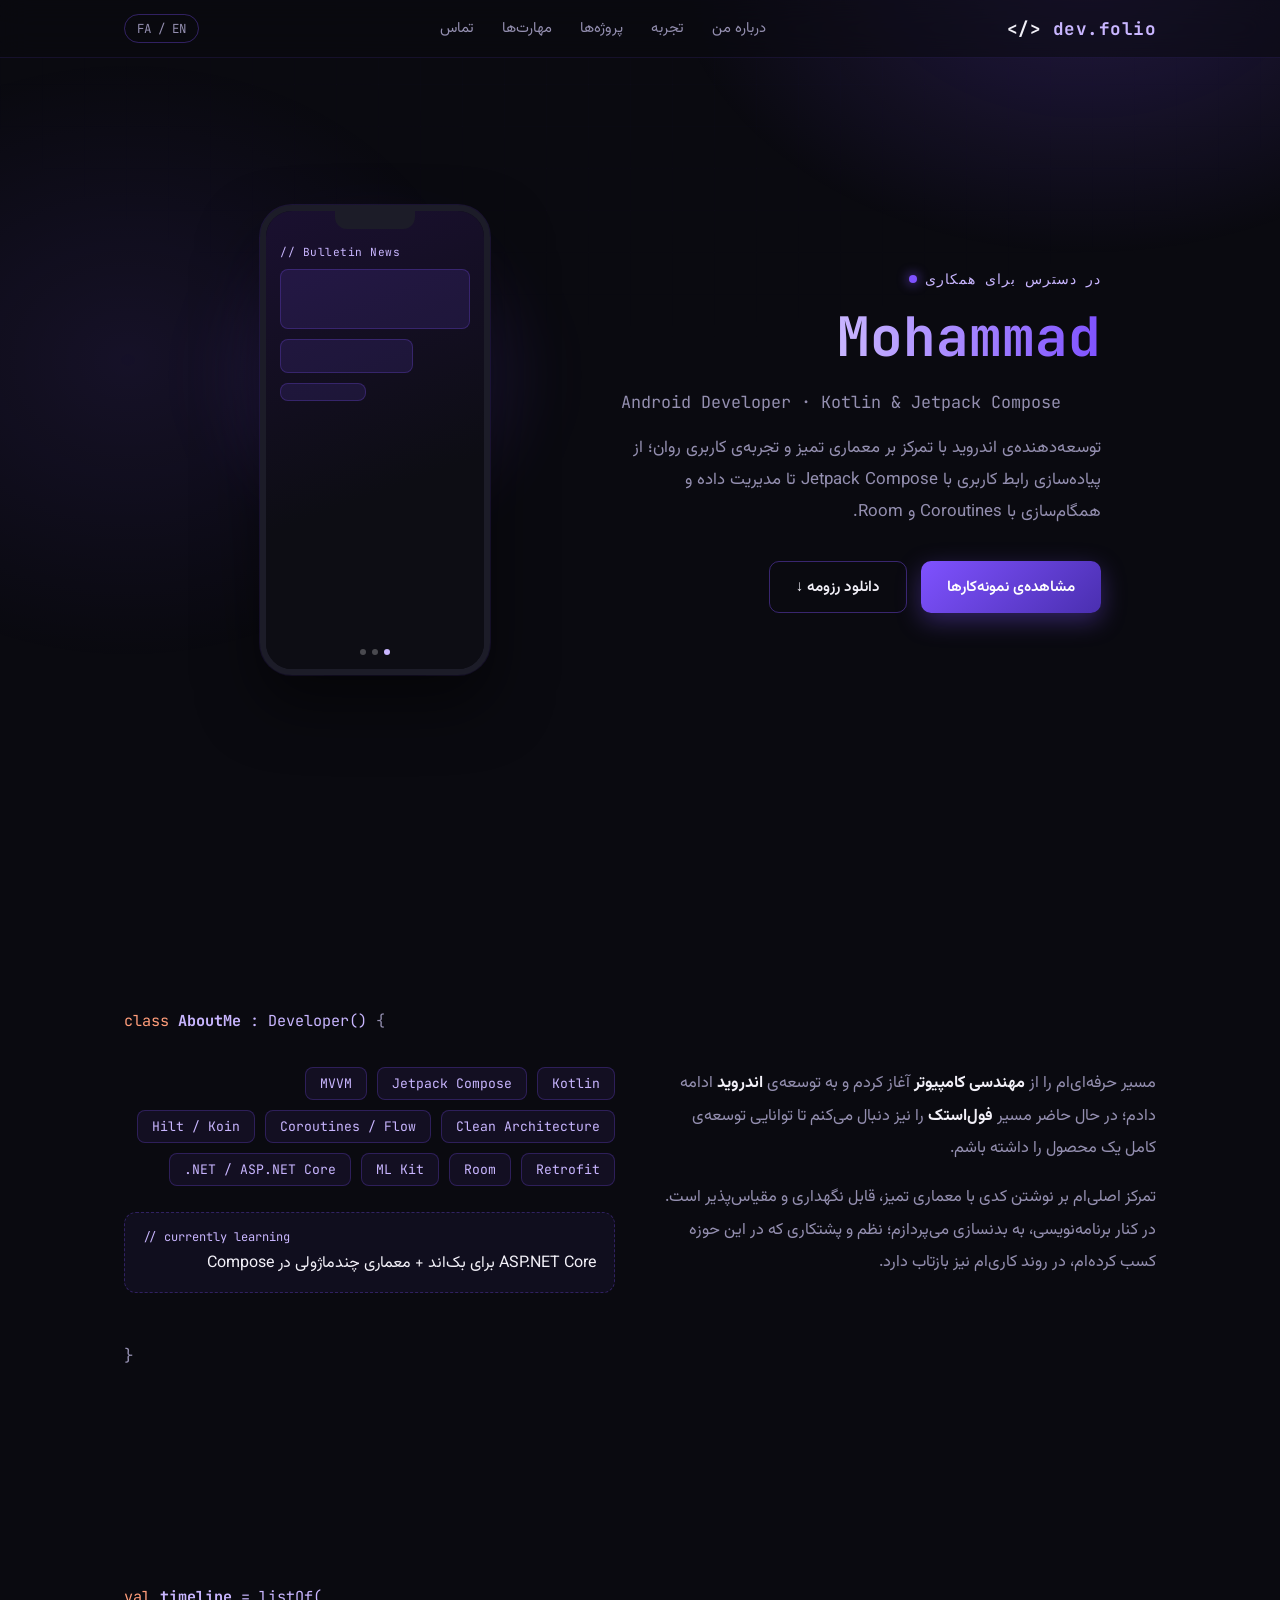
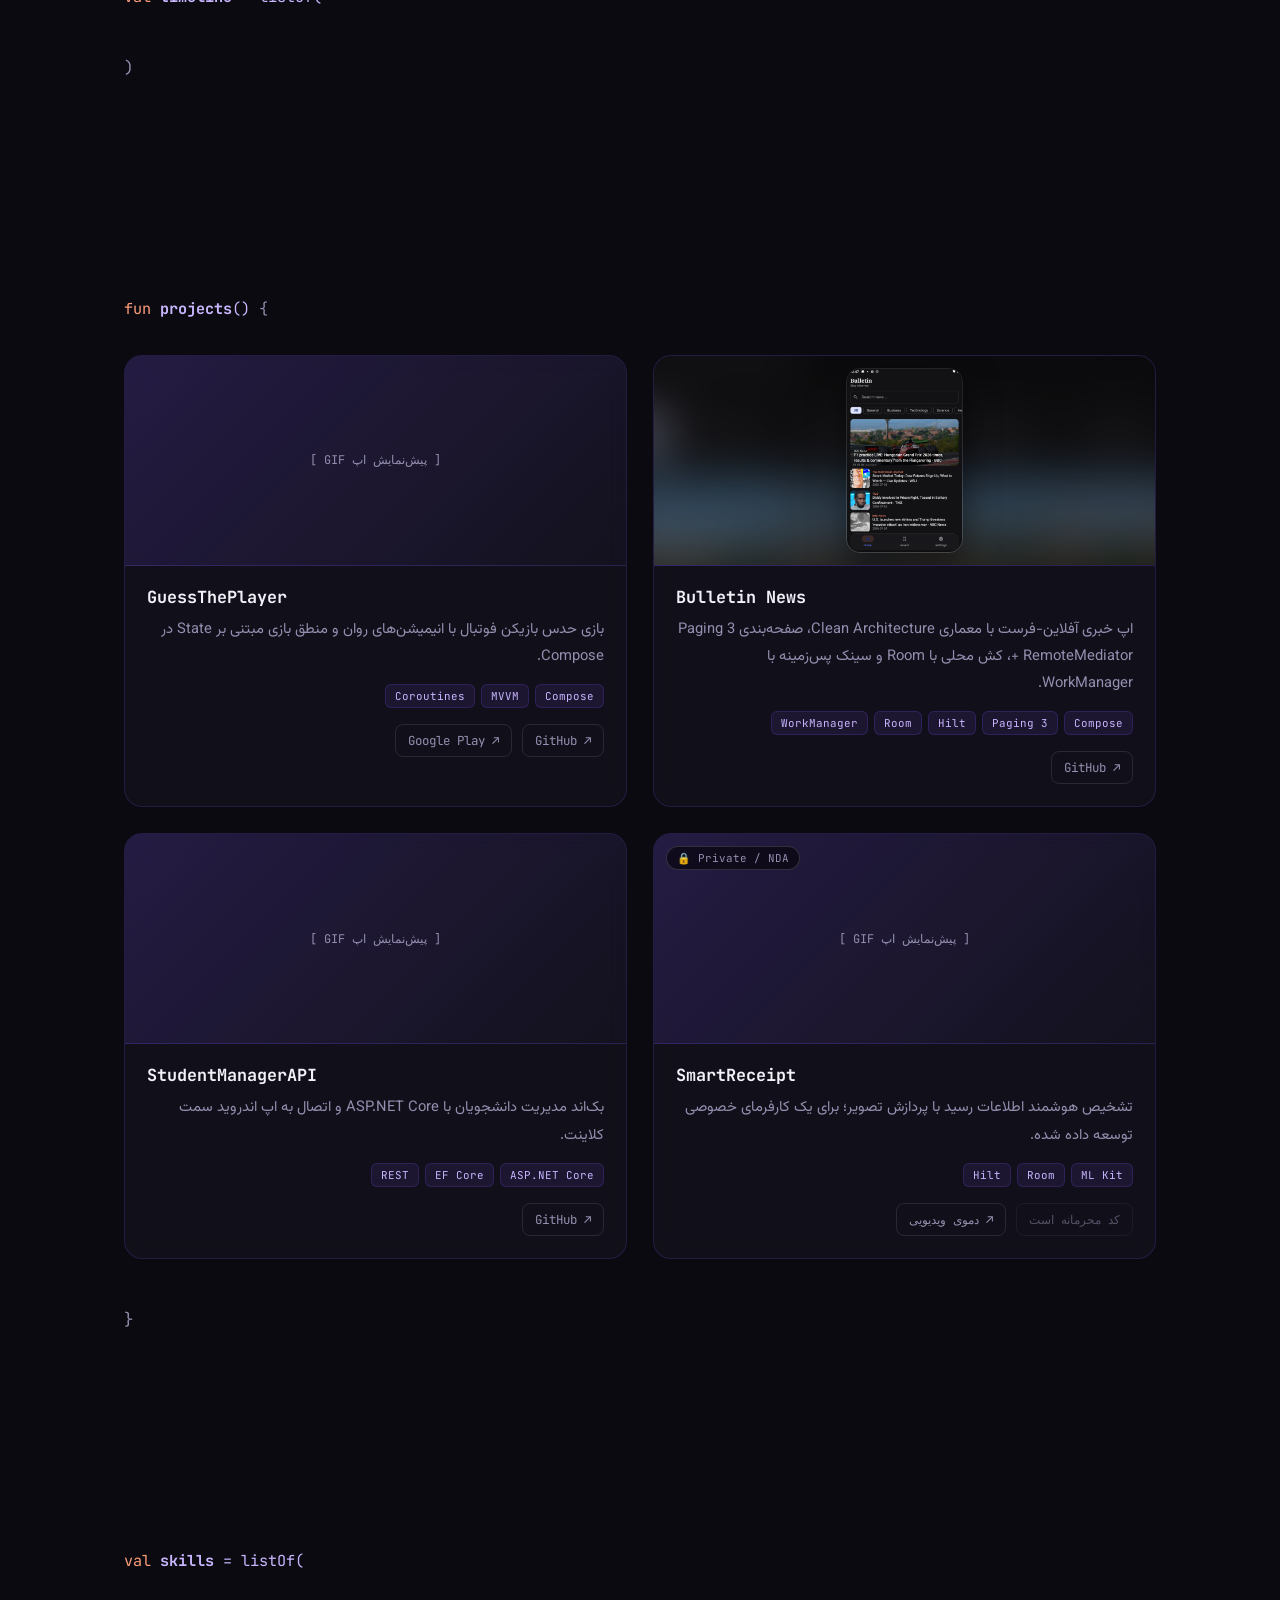
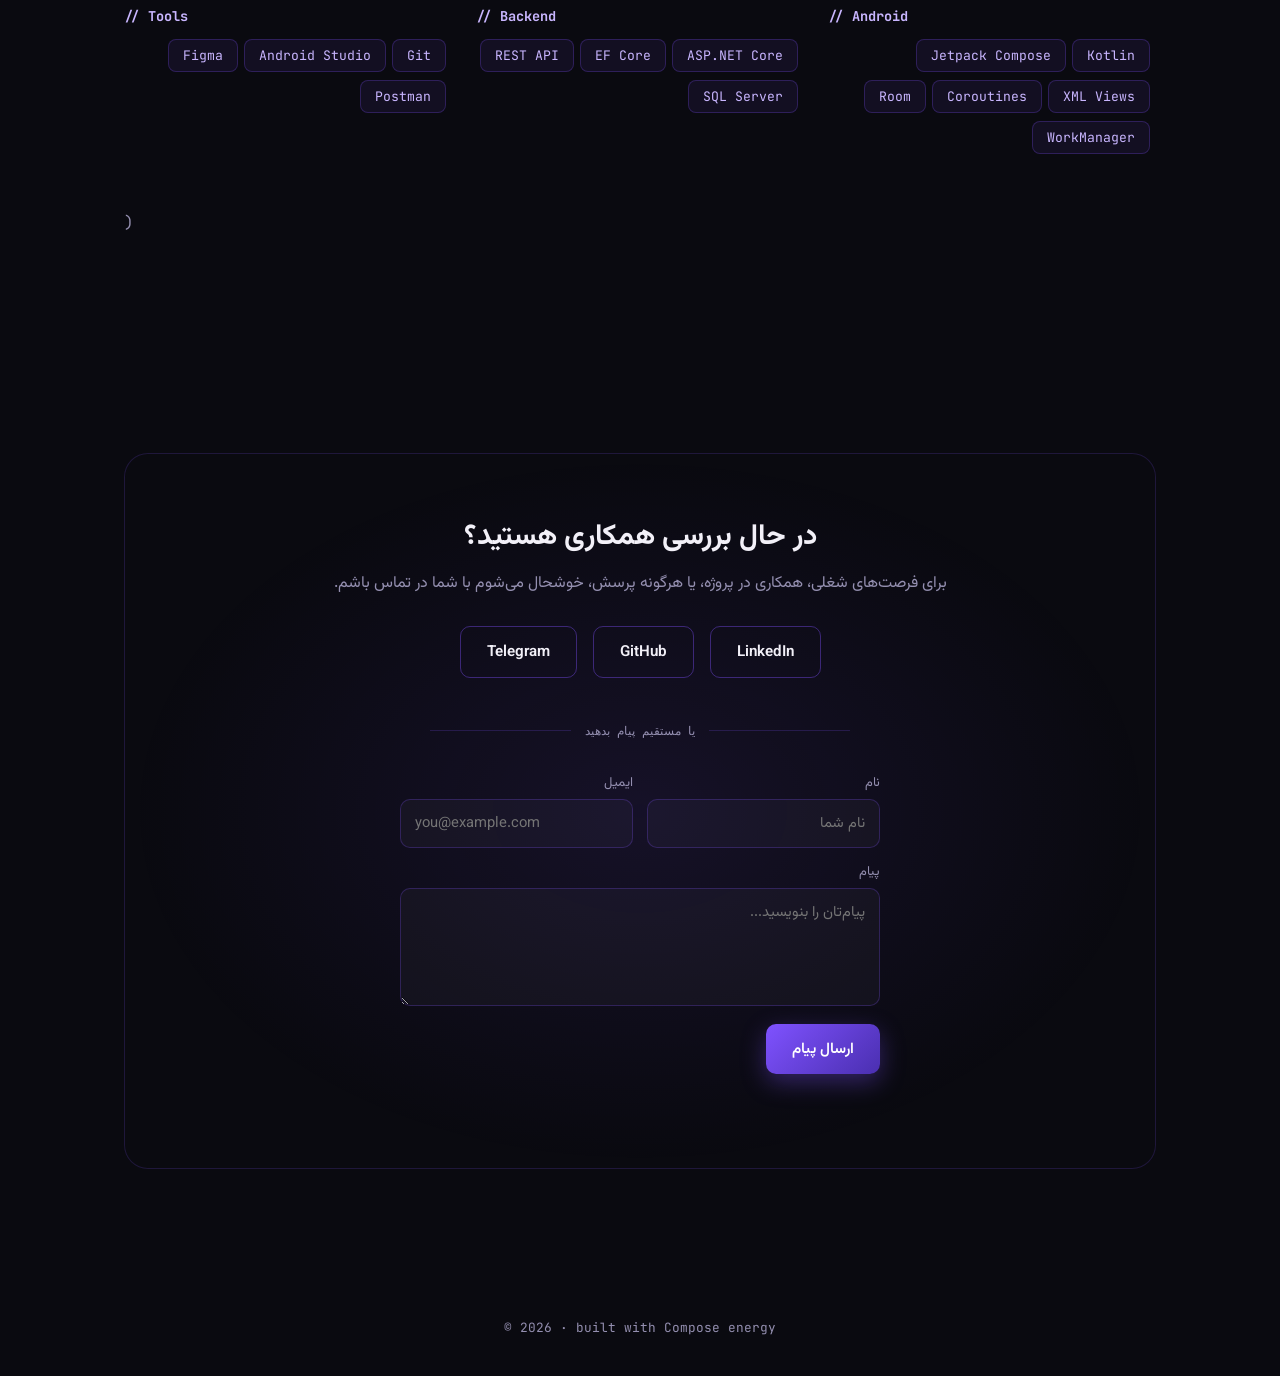
<file: index.html>
<!doctype html>
<html lang="fa" dir="rtl">
    <head>
        <meta charset="UTF-8" />
        <meta name="viewport" content="width=device-width, initial-scale=1.0" />

        <!--
        ⚠️ این تیتر و توضیحات ثابت هستن و از js/config.js خونده نمی‌شن،
        چون ربات‌های تلگرام/لینکدین/توییتر جاوااسکریپت رو اجرا نمی‌کنن و
        فقط همین متن‌های داخل <head> رو می‌بینن. اگه اسم/نقش/عکس خودت رو
        عوض کردی، همینجا رو هم دستی آپدیت کن تا با هم یکی باشن.
        -->
        <title>Mohammad | Android Developer</title>
        <meta name="description" content="Android developer focused on clean architecture and smooth UX — Kotlin, Jetpack Compose, Coroutines & Room." />

        <!-- Open Graph (Telegram, LinkedIn, Facebook, WhatsApp...) -->
        <meta property="og:type" content="website" />
        <meta property="og:title" content="Mohammad | Android Developer" />
        <meta property="og:description" content="Android developer focused on clean architecture and smooth UX — Kotlin, Jetpack Compose, Coroutines & Room." />
        <meta property="og:image" content="assets/og-image.png" />
        <!-- بعد از آنلاین کردن سایت، آدرس بالا رو کامل کن، مثلاً:
             https://username.github.io/portfolio/assets/og-image.png
             چون بعضی پلتفرم‌ها آدرس نسبی رو درست نمی‌خونن -->

        <!-- Twitter/X card -->
        <meta name="twitter:card" content="summary_large_image" />
        <meta name="twitter:title" content="Mohammad | Android Developer" />
        <meta name="twitter:description" content="Android developer focused on clean architecture and smooth UX — Kotlin, Jetpack Compose, Coroutines & Room." />
        <meta name="twitter:image" content="assets/og-image.png" />

        <!-- Favicon -->
        <link rel="icon" type="image/svg+xml" href="assets/favicon.svg" />
        <link rel="icon" type="image/png" sizes="32x32" href="assets/favicon-32.png" />
        <link rel="apple-touch-icon" sizes="180x180" href="assets/apple-touch-icon.png" />

        <link rel="stylesheet" href="css/style.css" />
    </head>
    <body>
        <div class="bg-grid"></div>

        <nav>
            <div class="nav-inner">
                <div class="logo">&lt;/&gt; <span>dev.folio</span></div>
                <div class="nav-links">
                    <a href="#about" data-en="About">درباره من</a>
                    <a href="#timeline" data-en="Experience">تجربه</a>
                    <a href="#projects" data-en="Projects">پروژه‌ها</a>
                    <a href="#skills" data-en="Skills">مهارت‌ها</a>
                    <a href="#contact" data-en="Contact">تماس</a>
                </div>
                <button class="lang-toggle" id="langBtn">FA / EN</button>
            </div>
        </nav>

        <section class="hero">
            <div class="container hero-inner">
                <div>
                    <div class="eyebrow" id="availabilityBadge" data-en="available for work">
                        در دسترس برای همکاری
                    </div>
                    <h1><span class="code-name" id="heroName"></span></h1>
                    <div class="role" id="heroRole"></div>
                    <p class="tagline" id="heroTagline"></p>
                    <div class="cta-row">
                        <a href="#projects" class="btn btn-primary" data-en="View Projects"
                            >مشاهده‌ی نمونه‌کارها</a
                        >
                        <a href="#" id="resumeBtn" class="btn btn-ghost" data-en="Download Resume ↓"
                            >دانلود رزومه ↓</a
                        >
                    </div>
                </div>
                <div class="phone-wrap">
                    <div class="phone-glow"></div>
                    <div class="phone">
                        <div class="phone-screen" id="phoneScreen"></div>
                        <div class="slide-dots" id="phoneDots"></div>
                    </div>
                </div>
            </div>
        </section>

        <section id="about">
            <div class="container">
                <div class="section-tag reveal">
                    <span class="kw">class</span>
                    <span class="cls">AboutMe</span> : Developer()
                    <span class="paren">{</span>
                </div>
                <div class="about-grid">
                    <div class="reveal" id="aboutParagraphs"></div>
                    <div class="reveal">
                        <div class="stack-list" id="stackList"></div>
                        <div class="now-box">
                            <div class="label">// currently learning</div>
                            <span id="nowLearningText"></span>
                        </div>
                    </div>
                </div>
                <div class="section-close reveal">}</div>
            </div>
        </section>

        <section id="timeline">
            <div class="container">
                <div class="section-tag reveal">
                    <span class="kw">val</span>
                    <span class="cls">timeline</span> = listOf(
                    <span class="paren"></span>
                </div>
                <div class="timeline" id="timelineList"></div>
                <div class="section-close reveal">)</div>
            </div>
        </section>

        <section id="projects">
            <div class="container">
                <div class="section-tag reveal">
                    <span class="kw">fun</span>
                    <span class="cls">projects</span>()
                    <span class="paren">{</span>
                </div>
                <div class="projects-grid" id="projectsGrid"></div>
                <div class="section-close reveal">}</div>
            </div>
        </section>

        <section id="skills">
            <div class="container">
                <div class="section-tag reveal">
                    <span class="kw">val</span>
                    <span class="cls">skills</span> = listOf(
                    <span class="paren"></span>
                </div>
                <div class="skills-cols" id="skillsCols"></div>
                <div class="section-close reveal">)</div>
            </div>
        </section>

        <section id="contact">
            <div class="container">
                <div class="contact-box reveal">
                    <h2 data-en="Open to opportunities?">
                        در حال بررسی همکاری هستید؟
                    </h2>
                    <p data-en="For job opportunities, project collaboration, or any questions, I'd be happy to hear from you.">
                        برای فرصت‌های شغلی، همکاری در پروژه، یا هرگونه پرسش،
                        خوشحال می‌شوم با شما در تماس باشم.
                    </p>
                    <div class="contact-links" id="contactLinks"></div>

                    <div class="contact-divider" data-en="or send a message directly">
                        یا مستقیم پیام بدهید
                    </div>

                    <form
                        class="contact-form"
                        id="contactForm"
                        action="https://formspree.io/f/YOUR_FORM_ID"
                        method="POST"
                    >
                        <div class="form-row">
                            <div class="form-field">
                                <label for="cf-name" data-en="Name">نام</label>
                                <input
                                    type="text"
                                    id="cf-name"
                                    name="name"
                                    placeholder="نام شما"
                                    data-en-placeholder="Your name"
                                    required
                                />
                            </div>
                            <div class="form-field">
                                <label for="cf-email" data-en="Email">ایمیل</label>
                                <input
                                    type="email"
                                    id="cf-email"
                                    name="email"
                                    placeholder="you@example.com"
                                    required
                                    dir="ltr"
                                />
                            </div>
                        </div>
                        <div class="form-field">
                            <label for="cf-message" data-en="Message">پیام</label>
                            <textarea
                                id="cf-message"
                                name="message"
                                rows="4"
                                placeholder="پیام‌تان را بنویسید..."
                                data-en-placeholder="Write your message..."
                                required
                            ></textarea>
                        </div>
                        <button type="submit" class="btn btn-primary form-submit" data-en="Send Message">
                            ارسال پیام
                        </button>
                        <div class="form-status" id="formStatus"></div>
                    </form>
                </div>
            </div>
        </section>

        <footer>© 2026 · built with Compose energy</footer>

        <!-- ⚠️ اگه می‌خوای متن‌ها/پروژه‌ها رو عوض کنی، برو سراغ js/config.js -->
        <script src="js/config.js"></script>
        <script src="js/app.js"></script>
    </body>
</html>
</file>
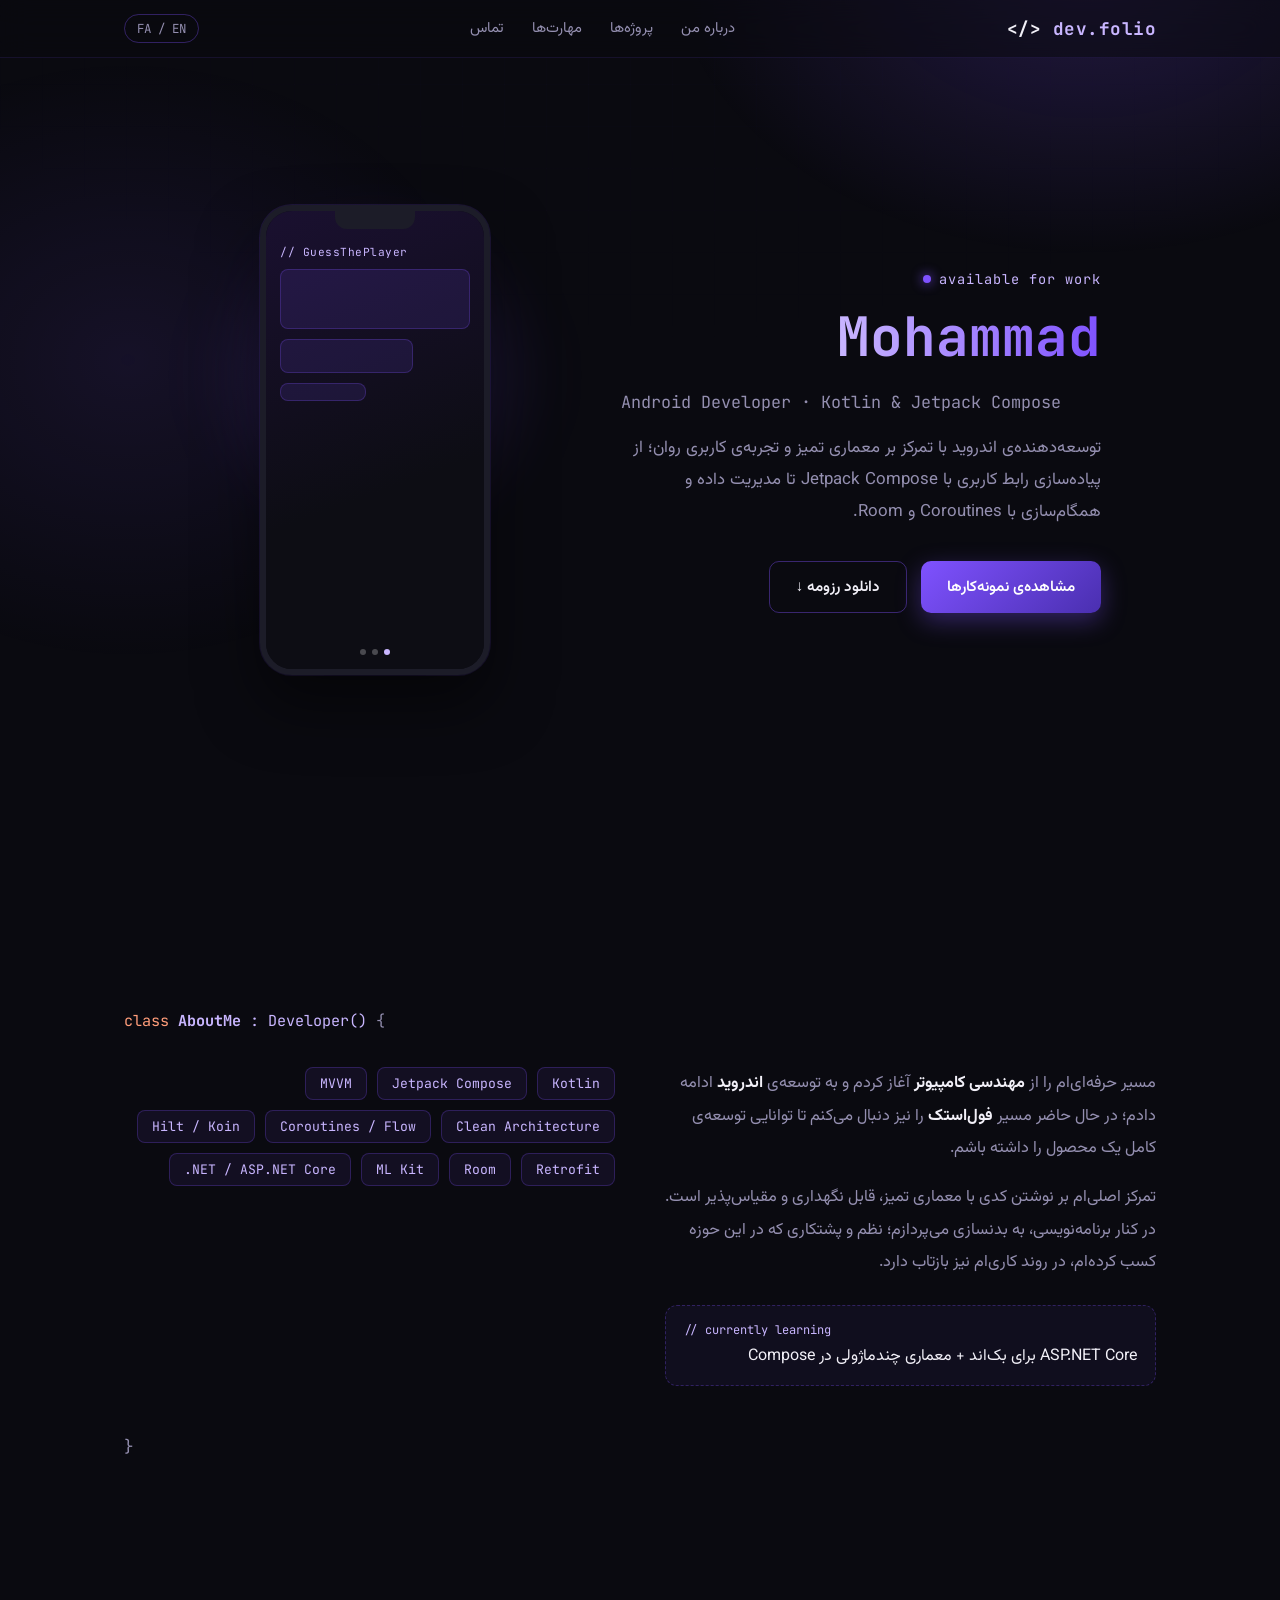
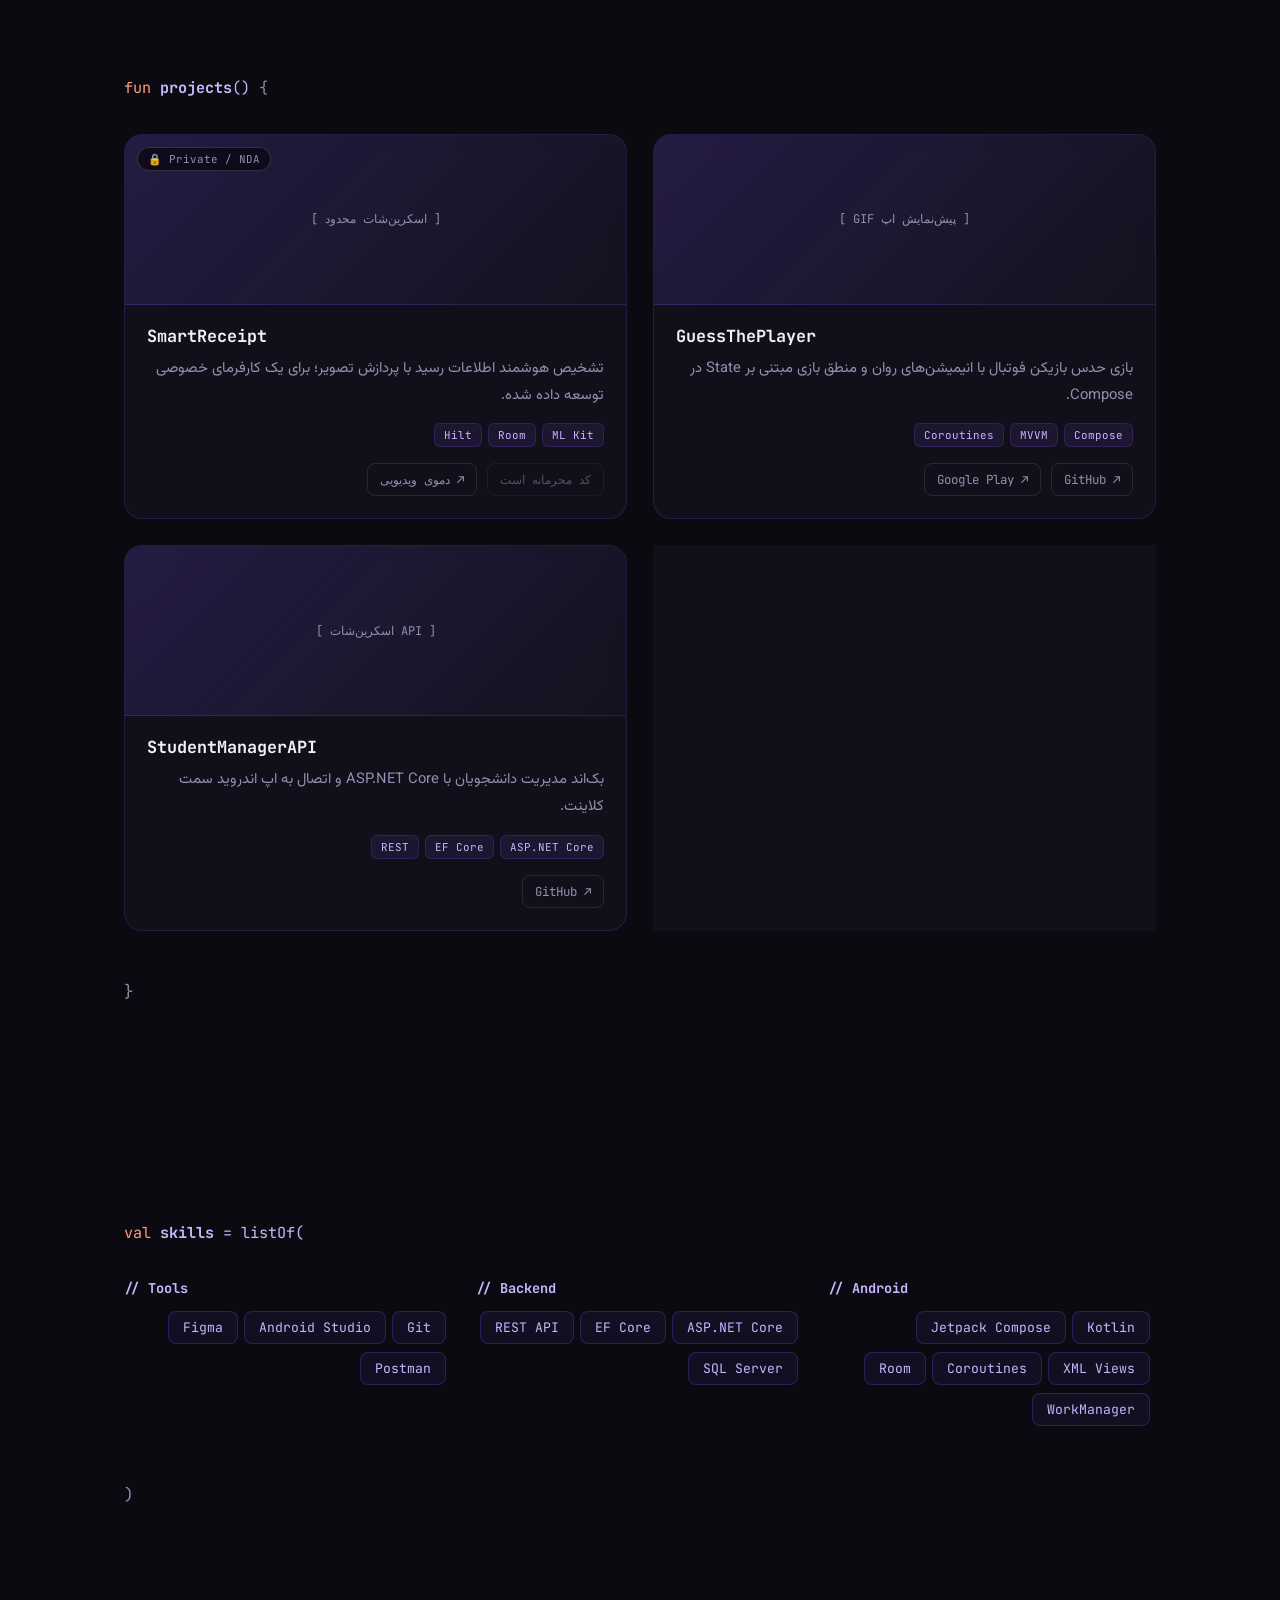
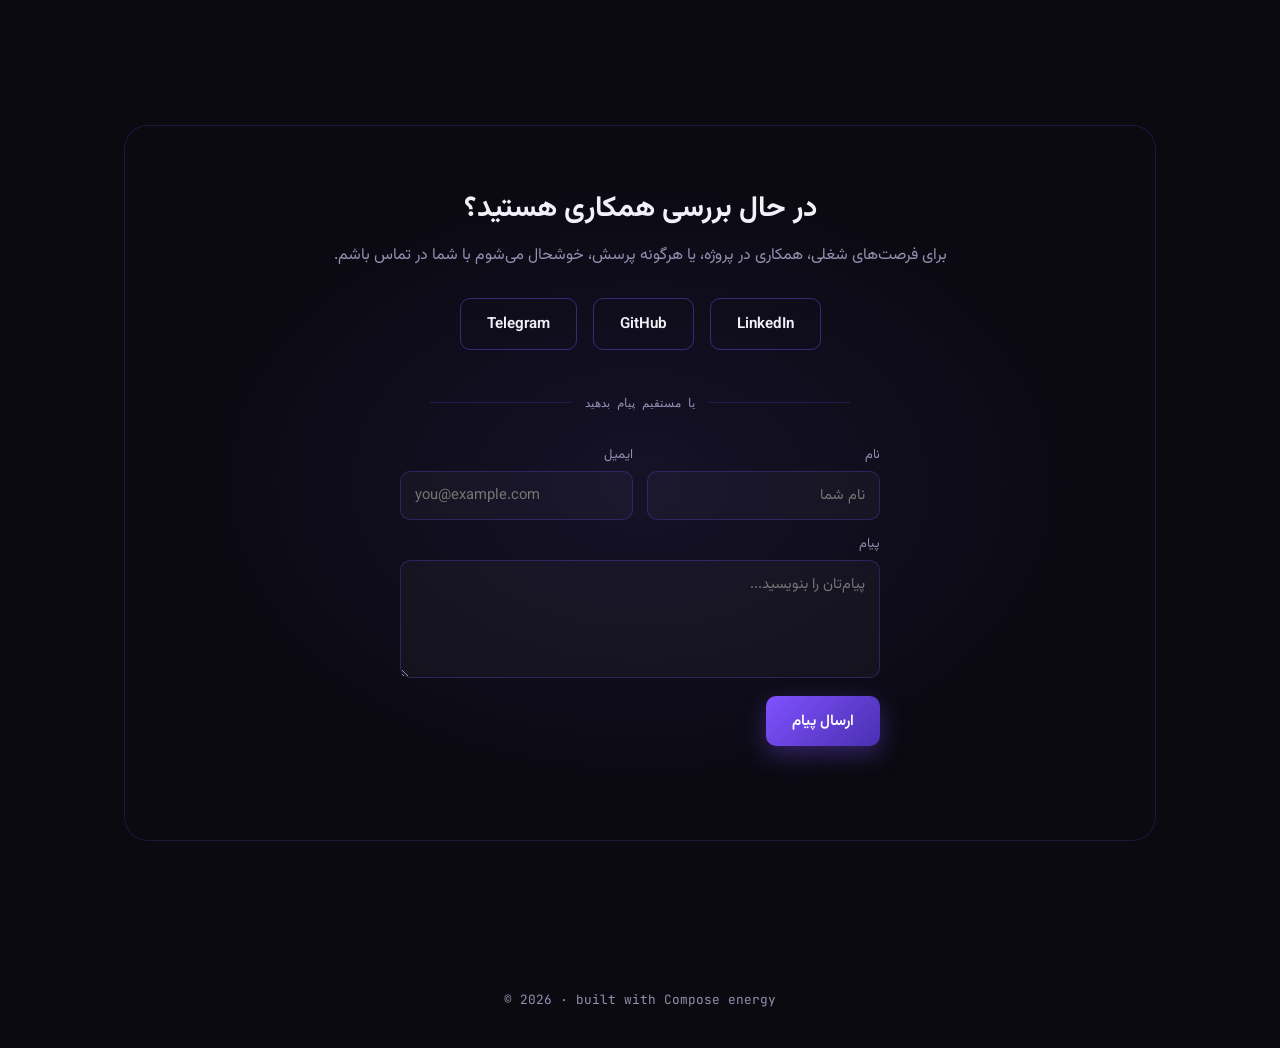
<file: index(1).html>
<!doctype html>
<html lang="fa" dir="rtl">
    <head>
        <meta charset="UTF-8" />
        <meta name="viewport" content="width=device-width, initial-scale=1.0" />
        <title>Portfolio Preview</title>
        <style>
            @import url("https://fonts.googleapis.com/css2?family=JetBrains+Mono:wght@400;500;700;800&family=Vazirmatn:wght@300;400;500;600;700;800&display=swap");

            :root {
                --bg: #0a0a10;
                --bg-elev: #111119;
                --card: rgba(24, 22, 36, 0.55);
                --card-border: rgba(127, 82, 255, 0.18);
                --purple: #7f52ff;
                --purple-light: #c9b6ff;
                --purple-dim: #4a2fb0;
                --text: #f2f0f8;
                --text-dim: #948fb0;
                --mono: "JetBrains Mono", monospace;
                --fa: "Vazirmatn", sans-serif;
            }
            * {
                box-sizing: border-box;
                margin: 0;
                padding: 0;
            }
            html {
                scroll-behavior: smooth;
            }
            body {
                background: var(--bg);
                color: var(--text);
                font-family: var(--fa);
                overflow-x: hidden;
                position: relative;
            }
            body::before {
                content: "";
                position: fixed;
                inset: 0;
                background:
                    radial-gradient(
                        ellipse 700px 500px at 85% -5%,
                        rgba(127, 82, 255, 0.22),
                        transparent 60%
                    ),
                    radial-gradient(
                        ellipse 600px 500px at 10% 40%,
                        rgba(127, 82, 255, 0.1),
                        transparent 60%
                    );
                pointer-events: none;
                z-index: 0;
            }
            .bg-grid {
                position: fixed;
                inset: 0;
                z-index: 0;
                opacity: 0.35;
                background-image:
                    linear-gradient(
                        rgba(127, 82, 255, 0.05) 1px,
                        transparent 1px
                    ),
                    linear-gradient(
                        90deg,
                        rgba(127, 82, 255, 0.05) 1px,
                        transparent 1px
                    );
                background-size: 42px 42px;
                mask-image: radial-gradient(
                    ellipse 90% 60% at 50% 0%,
                    black 0%,
                    transparent 75%
                );
            }
            .container {
                max-width: 1080px;
                margin: 0 auto;
                padding: 0 24px;
                position: relative;
                z-index: 1;
            }

            /* NAV */
            nav {
                position: fixed;
                top: 0;
                left: 0;
                right: 0;
                z-index: 50;
                backdrop-filter: blur(14px);
                background: rgba(10, 10, 16, 0.55);
                border-bottom: 1px solid rgba(127, 82, 255, 0.12);
            }
            .nav-inner {
                max-width: 1080px;
                margin: 0 auto;
                padding: 14px 24px;
                display: flex;
                align-items: center;
                justify-content: space-between;
            }
            .logo {
                font-family: var(--mono);
                font-weight: 700;
                font-size: 1.1rem;
                color: var(--text);
                letter-spacing: 0.5px;
                direction: ltr;
            }
            .logo span {
                color: var(--purple-light);
            }
            .nav-links {
                display: flex;
                gap: 28px;
                align-items: center;
            }
            .nav-links a {
                color: var(--text-dim);
                text-decoration: none;
                font-size: 0.92rem;
                transition: color 0.25s;
            }
            .nav-links a:hover {
                color: var(--purple-light);
            }
            .lang-toggle {
                font-family: var(--mono);
                font-size: 0.78rem;
                direction: ltr;
                border: 1px solid rgba(127, 82, 255, 0.35);
                border-radius: 20px;
                padding: 5px 12px;
                cursor: pointer;
                color: var(--text-dim);
                background: transparent;
                transition: all 0.25s;
            }
            .lang-toggle:hover {
                border-color: var(--purple);
                color: var(--purple-light);
            }

            /* HERO */
            .hero {
                min-height: 100vh;
                display: flex;
                align-items: center;
                padding-top: 90px;
                position: relative;
                z-index: 1;
            }
            .hero-inner {
                display: grid;
                grid-template-columns: 1.1fr 0.9fr;
                gap: 50px;
                align-items: center;
            }
            .eyebrow {
                font-family: var(--mono);
                direction: ltr;
                text-align: right;
                font-size: 0.85rem;
                color: var(--purple-light);
                letter-spacing: 1px;
                margin-bottom: 18px;
                display: inline-flex;
                align-items: center;
                gap: 8px;
            }
            .eyebrow::before {
                content: "";
                width: 8px;
                height: 8px;
                border-radius: 50%;
                background: var(--purple);
                box-shadow: 0 0 12px var(--purple);
                animation: pulse 1.8s infinite;
            }
            @keyframes pulse {
                0%,
                100% {
                    opacity: 1;
                }
                50% {
                    opacity: 0.3;
                }
            }
            .hero h1 {
                font-size: clamp(2.2rem, 5vw, 3.4rem);
                line-height: 1.15;
                margin-bottom: 16px;
                font-weight: 700;
            }
            .hero h1 .code-name {
                font-family: var(--mono);
                direction: ltr;
                display: inline-block;
                background: linear-gradient(
                    90deg,
                    var(--purple-light),
                    var(--purple)
                );
                -webkit-background-clip: text;
                background-clip: text;
                color: transparent;
            }
            .hero .role {
                font-family: var(--mono);
                direction: ltr;
                font-size: 1.05rem;
                color: var(--text-dim);
                margin-bottom: 20px;
            }
            .hero p.tagline {
                color: var(--text-dim);
                font-size: 1.05rem;
                max-width: 480px;
                line-height: 1.9;
                margin-bottom: 32px;
            }
            .cta-row {
                display: flex;
                gap: 14px;
                flex-wrap: wrap;
            }
            .btn {
                font-family: var(--fa);
                font-weight: 600;
                font-size: 0.95rem;
                padding: 13px 26px;
                border-radius: 10px;
                text-decoration: none;
                display: inline-flex;
                align-items: center;
                gap: 8px;
                cursor: pointer;
                border: none;
                transition:
                    transform 0.25s,
                    box-shadow 0.25s;
            }
            .btn-primary {
                background: linear-gradient(
                    135deg,
                    var(--purple),
                    var(--purple-dim)
                );
                color: #fff;
                box-shadow: 0 8px 24px rgba(127, 82, 255, 0.35);
            }
            .btn-primary:hover {
                transform: translateY(-2px);
                box-shadow: 0 12px 30px rgba(127, 82, 255, 0.5);
            }
            .btn-ghost {
                background: transparent;
                border: 1px solid rgba(127, 82, 255, 0.4);
                color: var(--text);
            }
            .btn-ghost:hover {
                border-color: var(--purple-light);
                background: rgba(127, 82, 255, 0.08);
                transform: translateY(-2px);
            }

            /* PHONE MOCKUP */
            .phone-wrap {
                display: flex;
                justify-content: center;
                position: relative;
            }
            .phone-glow {
                position: absolute;
                width: 340px;
                height: 340px;
                border-radius: 50%;
                background: radial-gradient(
                    circle,
                    rgba(127, 82, 255, 0.35),
                    transparent 70%
                );
                filter: blur(30px);
                animation: float 6s ease-in-out infinite;
            }
            @keyframes float {
                0%,
                100% {
                    transform: translateY(0px);
                }
                50% {
                    transform: translateY(-18px);
                }
            }
            .phone {
                width: 230px;
                height: 470px;
                border-radius: 32px;
                background: #0d0d14;
                border: 6px solid #1c1c28;
                position: relative;
                z-index: 2;
                box-shadow:
                    0 30px 60px rgba(0, 0, 0, 0.5),
                    0 0 0 1px rgba(127, 82, 255, 0.15);
                overflow: hidden;
                animation: float 6s ease-in-out infinite;
                animation-delay: 0.2s;
            }
            .phone::before {
                content: "";
                position: absolute;
                top: 0;
                left: 50%;
                transform: translateX(-50%);
                width: 80px;
                height: 18px;
                background: #1c1c28;
                border-radius: 0 0 12px 12px;
                z-index: 3;
            }
            .phone-screen {
                position: absolute;
                inset: 0;
                overflow: hidden;
            }
            .screen-slide {
                position: absolute;
                inset: 0;
                padding: 34px 14px 14px;
                opacity: 0;
                transition: opacity 0.8s ease;
                display: flex;
                flex-direction: column;
                gap: 10px;
                font-family: var(--mono);
                direction: ltr;
            }
            .screen-slide.active {
                opacity: 1;
            }
            .slide-bg-1 {
                background: linear-gradient(160deg, #1a1030, #0d0d14 60%);
            }
            .slide-bg-2 {
                background: linear-gradient(160deg, #101a30, #0d0d14 60%);
            }
            .slide-bg-3 {
                background: linear-gradient(160deg, #1a1020, #0d0d14 60%);
            }
            .slide-title {
                color: var(--purple-light);
                font-size: 0.7rem;
                letter-spacing: 0.5px;
            }
            .slide-block {
                background: rgba(127, 82, 255, 0.12);
                border: 1px solid rgba(127, 82, 255, 0.25);
                border-radius: 8px;
                height: 60px;
            }
            .slide-block.small {
                height: 34px;
                width: 70%;
            }
            .slide-block.tiny {
                height: 18px;
                width: 45%;
            }
            .slide-dots {
                position: absolute;
                bottom: 14px;
                left: 50%;
                transform: translateX(-50%);
                display: flex;
                gap: 6px;
                z-index: 3;
            }
            .dot {
                width: 6px;
                height: 6px;
                border-radius: 50%;
                background: rgba(255, 255, 255, 0.25);
                transition: background 0.3s;
            }
            .dot.active {
                background: var(--purple-light);
            }

            /* SECTION SHELL */
            section {
                padding: 110px 0;
                position: relative;
                z-index: 1;
            }
            .section-tag {
                font-family: var(--mono);
                direction: ltr;
                text-align: left;
                color: var(--purple-light);
                font-size: 0.95rem;
                margin-bottom: 36px;
                opacity: 0.9;
            }
            .section-tag .kw {
                color: #ff9d7a;
            }
            .section-tag .cls {
                color: var(--purple-light);
                font-weight: 700;
            }
            .section-tag .paren {
                color: var(--text-dim);
            }
            .section-close {
                font-family: var(--mono);
                color: var(--text-dim);
                margin-top: 50px;
                direction: ltr;
                text-align: left;
            }
            .reveal {
                opacity: 0;
                transform: translateY(28px);
                transition:
                    opacity 0.7s ease,
                    transform 0.7s ease;
            }
            .reveal.in {
                opacity: 1;
                transform: translateY(0);
            }

            /* ABOUT */
            .about-grid {
                display: grid;
                grid-template-columns: 1fr 1fr;
                gap: 50px;
                align-items: start;
            }
            .about-grid p {
                color: var(--text-dim);
                line-height: 2;
                margin-bottom: 16px;
                font-size: 1.02rem;
            }
            .about-grid p strong {
                color: var(--text);
            }
            .stack-list {
                display: flex;
                flex-wrap: wrap;
                gap: 10px;
            }
            .pill {
                font-family: var(--mono);
                direction: ltr;
                font-size: 0.82rem;
                padding: 7px 14px;
                border-radius: 8px;
                background: rgba(127, 82, 255, 0.08);
                border: 1px solid rgba(127, 82, 255, 0.25);
                color: var(--purple-light);
            }
            .now-box {
                margin-top: 26px;
                padding: 16px 18px;
                border-radius: 12px;
                background: rgba(127, 82, 255, 0.06);
                border: 1px dashed rgba(127, 82, 255, 0.3);
            }
            .now-box .label {
                font-family: var(--mono);
                direction: ltr;
                font-size: 0.75rem;
                color: var(--purple-light);
                margin-bottom: 6px;
            }

            /* PROJECTS */
            .projects-grid {
                display: grid;
                grid-template-columns: 1fr 1fr;
                gap: 26px;
            }
            .project-card {
                background: var(--card);
                border: 1px solid var(--card-border);
                border-radius: 18px;
                overflow: hidden;
                position: relative;
                backdrop-filter: blur(10px);
                transition:
                    transform 0.35s,
                    box-shadow 0.35s;
            }
            .project-card::before {
                content: "";
                position: absolute;
                inset: 0;
                border-radius: 18px;
                padding: 1px;
                background: conic-gradient(
                    from 0deg,
                    var(--purple),
                    transparent 30%,
                    transparent 70%,
                    var(--purple)
                );
                -webkit-mask:
                    linear-gradient(#fff 0 0) content-box,
                    linear-gradient(#fff 0 0);
                -webkit-mask-composite: xor;
                mask-composite: exclude;
                opacity: 0;
                transition: opacity 0.4s;
                animation: rotate 4s linear infinite;
                animation-play-state: paused;
            }
            .project-card:hover::before {
                opacity: 1;
                animation-play-state: running;
            }
            @keyframes rotate {
                to {
                    transform: rotate(360deg);
                }
            }
            .project-card:hover {
                transform: translateY(-6px);
                box-shadow: 0 20px 40px rgba(0, 0, 0, 0.4);
            }
            .project-media {
                height: 170px;
                position: relative;
                background: linear-gradient(
                    135deg,
                    rgba(127, 82, 255, 0.18),
                    rgba(127, 82, 255, 0.02)
                );
                display: flex;
                align-items: center;
                justify-content: center;
                border-bottom: 1px solid var(--card-border);
            }
            .project-media .ph {
                font-family: var(--mono);
                direction: ltr;
                font-size: 0.75rem;
                color: var(--text-dim);
                text-align: center;
            }
            .lock-badge {
                position: absolute;
                top: 12px;
                left: 12px;
                font-family: var(--mono);
                direction: ltr;
                font-size: 0.68rem;
                background: rgba(0, 0, 0, 0.55);
                border: 1px solid rgba(255, 255, 255, 0.15);
                padding: 4px 10px;
                border-radius: 20px;
                display: flex;
                align-items: center;
                gap: 5px;
                color: var(--text-dim);
            }
            .project-body {
                padding: 20px 22px 22px;
            }
            .project-body h3 {
                font-family: var(--mono);
                direction: ltr;
                font-size: 1.05rem;
                margin-bottom: 8px;
                color: var(--text);
            }
            .project-body p {
                color: var(--text-dim);
                font-size: 0.92rem;
                line-height: 1.85;
                margin-bottom: 14px;
            }
            .badges {
                display: flex;
                flex-wrap: wrap;
                gap: 6px;
                margin-bottom: 16px;
            }
            .badge {
                font-family: var(--mono);
                direction: ltr;
                font-size: 0.68rem;
                padding: 4px 9px;
                border-radius: 6px;
                background: rgba(127, 82, 255, 0.1);
                color: var(--purple-light);
                border: 1px solid rgba(127, 82, 255, 0.2);
            }
            .project-links {
                display: flex;
                gap: 10px;
            }
            .link-btn {
                font-family: var(--mono);
                direction: ltr;
                font-size: 0.78rem;
                color: var(--text-dim);
                text-decoration: none;
                padding: 7px 12px;
                border-radius: 8px;
                border: 1px solid rgba(255, 255, 255, 0.1);
                transition: all 0.25s;
            }
            .link-btn:hover {
                color: var(--purple-light);
                border-color: var(--purple);
            }
            .link-btn.disabled {
                opacity: 0.5;
                cursor: not-allowed;
            }

            /* SKILLS */
            .skills-cols {
                display: grid;
                grid-template-columns: repeat(3, 1fr);
                gap: 24px;
            }
            .skill-col h4 {
                font-family: var(--mono);
                direction: ltr;
                color: var(--purple-light);
                font-size: 0.85rem;
                margin-bottom: 14px;
            }
            .skill-col .pill {
                display: inline-block;
                margin: 0 6px 8px 0;
            }

            /* CONTACT */
            .contact-box {
                text-align: center;
                padding: 60px 30px;
                border-radius: 24px;
                background: radial-gradient(
                    ellipse at center,
                    rgba(127, 82, 255, 0.1),
                    transparent 70%
                );
                border: 1px solid var(--card-border);
            }
            .contact-box h2 {
                font-size: 1.8rem;
                margin-bottom: 12px;
            }
            .contact-box p {
                color: var(--text-dim);
                margin-bottom: 30px;
            }
            .contact-links {
                display: flex;
                justify-content: center;
                gap: 16px;
                flex-wrap: wrap;
                margin-bottom: 44px;
            }
            .contact-divider {
                display: flex;
                align-items: center;
                gap: 14px;
                max-width: 420px;
                margin: 0 auto 34px;
                color: var(--text-dim);
                font-family: var(--mono);
                direction: ltr;
                font-size: 0.78rem;
            }
            .contact-divider::before,
            .contact-divider::after {
                content: "";
                flex: 1;
                height: 1px;
                background: rgba(127, 82, 255, 0.2);
            }
            .contact-form {
                max-width: 480px;
                margin: 0 auto;
                text-align: right;
                display: flex;
                flex-direction: column;
                gap: 14px;
            }
            .form-row {
                display: flex;
                gap: 14px;
            }
            .form-field {
                flex: 1;
                display: flex;
                flex-direction: column;
                gap: 6px;
            }
            .form-field label {
                font-size: 0.82rem;
                color: var(--text-dim);
            }
            .form-field input,
            .form-field textarea {
                background: rgba(255, 255, 255, 0.03);
                border: 1px solid rgba(127, 82, 255, 0.25);
                border-radius: 10px;
                padding: 12px 14px;
                color: var(--text);
                font-family: var(--fa);
                font-size: 0.92rem;
                outline: none;
                transition:
                    border-color 0.25s,
                    background 0.25s;
                resize: vertical;
            }
            .form-field input:focus,
            .form-field textarea:focus {
                border-color: var(--purple);
                background: rgba(127, 82, 255, 0.06);
            }
            .form-submit {
                align-self: flex-start;
                margin-top: 4px;
            }
            .form-status {
                font-size: 0.85rem;
                color: var(--text-dim);
                min-height: 20px;
            }
            .form-status.success {
                color: #8ef0b0;
            }
            .form-status.error {
                color: #ff8a8a;
            }
            @media (max-width: 520px) {
                .form-row {
                    flex-direction: column;
                }
            }

            footer {
                text-align: center;
                padding: 40px 0;
                color: var(--text-dim);
                font-family: var(--mono);
                direction: ltr;
                font-size: 0.8rem;
            }

            @media (max-width: 820px) {
                .hero-inner {
                    grid-template-columns: 1fr;
                    text-align: center;
                }
                .hero p.tagline {
                    margin: 0 auto 32px;
                }
                .cta-row {
                    justify-content: center;
                }
                .about-grid {
                    grid-template-columns: 1fr;
                }
                .projects-grid {
                    grid-template-columns: 1fr;
                }
                .skills-cols {
                    grid-template-columns: 1fr;
                }
                .nav-links {
                    display: none;
                }
                .phone {
                    width: 190px;
                    height: 390px;
                }
            }
        </style>
    </head>
    <body>
        <div class="bg-grid"></div>

        <nav>
            <div class="nav-inner">
                <div class="logo">&lt;/&gt; <span>dev.folio</span></div>
                <div class="nav-links">
                    <a href="#about" data-en="About">درباره من</a>
                    <a href="#projects" data-en="Projects">پروژه‌ها</a>
                    <a href="#skills" data-en="Skills">مهارت‌ها</a>
                    <a href="#contact" data-en="Contact">تماس</a>
                </div>
                <button class="lang-toggle" id="langBtn">FA / EN</button>
            </div>
        </nav>

        <section class="hero">
            <div class="container hero-inner">
                <div>
                    <div class="eyebrow">available for work</div>
                    <h1><span class="code-name">Mohammad</span></h1>
                    <div class="role">
                        Android Developer · Kotlin &amp; Jetpack Compose
                    </div>
                    <p
                        class="tagline"
                        data-en="Android developer focused on clean architecture and smooth UX — from building interfaces with Jetpack Compose to managing data and sync with Coroutines and Room."
                    >
                        توسعه‌دهنده‌ی اندروید با تمرکز بر معماری تمیز و تجربه‌ی
                        کاربری روان؛ از پیاده‌سازی رابط کاربری با Jetpack
                        Compose تا مدیریت داده و همگام‌سازی با Coroutines و
                        Room.
                    </p>
                    <div class="cta-row">
                        <a
                            href="#projects"
                            class="btn btn-primary"
                            data-en="View Projects"
                            >مشاهده‌ی نمونه‌کارها</a
                        >
                        <a
                            href="#"
                            class="btn btn-ghost"
                            data-en="Download Resume ↓"
                            >دانلود رزومه ↓</a
                        >
                    </div>
                </div>
                <div class="phone-wrap">
                    <div class="phone-glow"></div>
                    <div class="phone">
                        <div class="phone-screen">
                            <div class="screen-slide slide-bg-1 active">
                                <div class="slide-title">// GuessThePlayer</div>
                                <div class="slide-block"></div>
                                <div class="slide-block small"></div>
                                <div class="slide-block tiny"></div>
                            </div>
                            <div class="screen-slide slide-bg-2">
                                <div class="slide-title">// SmartReceipt</div>
                                <div class="slide-block small"></div>
                                <div class="slide-block"></div>
                                <div class="slide-block tiny"></div>
                            </div>
                            <div class="screen-slide slide-bg-3">
                                <div class="slide-title">// NewsFlow</div>
                                <div class="slide-block tiny"></div>
                                <div class="slide-block small"></div>
                                <div class="slide-block"></div>
                            </div>
                        </div>
                        <div class="slide-dots">
                            <div class="dot active"></div>
                            <div class="dot"></div>
                            <div class="dot"></div>
                        </div>
                    </div>
                </div>
            </div>
        </section>

        <section id="about">
            <div class="container">
                <div class="section-tag reveal">
                    <span class="kw">class</span>
                    <span class="cls">AboutMe</span> : Developer()
                    <span class="paren">{</span>
                </div>
                <div class="about-grid">
                    <div class="reveal">
                        <p
                            data-en="I started my professional path in <strong>Computer Engineering</strong> and moved into <strong>Android development</strong>; I'm currently expanding into <strong>full-stack</strong> to be able to build a complete product end-to-end."
                        >
                            مسیر حرفه‌ای‌ام را از
                            <strong>مهندسی کامپیوتر</strong> آغاز کردم و به
                            توسعه‌ی <strong>اندروید</strong> ادامه دادم؛ در حال
                            حاضر مسیر <strong>فول‌استک</strong> را نیز دنبال
                            می‌کنم تا توانایی توسعه‌ی کامل یک محصول را داشته
                            باشم.
                        </p>
                        <p
                            data-en="My main focus is writing clean, maintainable, and scalable code. Outside of programming, I do bodybuilding — the discipline and consistency I've built there carries over into how I work."
                        >
                            تمرکز اصلی‌ام بر نوشتن کدی با معماری تمیز، قابل
                            نگهداری و مقیاس‌پذیر است. در کنار برنامه‌نویسی، به
                            بدنسازی می‌پردازم؛ نظم و پشتکاری که در این حوزه کسب
                            کرده‌ام، در روند کاری‌ام نیز بازتاب دارد.
                        </p>
                        <div class="now-box">
                            <div class="label">// currently learning</div>
                            <span
                                data-en="ASP.NET Core for backend + multi-module architecture in Compose"
                                >ASP.NET Core برای بک‌اند + معماری چندماژولی در
                                Compose</span
                            >
                        </div>
                    </div>
                    <div class="reveal">
                        <div class="stack-list">
                            <span class="pill">Kotlin</span>
                            <span class="pill">Jetpack Compose</span>
                            <span class="pill">MVVM</span>
                            <span class="pill">Clean Architecture</span>
                            <span class="pill">Coroutines / Flow</span>
                            <span class="pill">Hilt / Koin</span>
                            <span class="pill">Retrofit</span>
                            <span class="pill">Room</span>
                            <span class="pill">ML Kit</span>
                            <span class="pill">.NET / ASP.NET Core</span>
                        </div>
                    </div>
                </div>
                <div class="section-close reveal">}</div>
            </div>
        </section>

        <section id="projects">
            <div class="container">
                <div class="section-tag reveal">
                    <span class="kw">fun</span>
                    <span class="cls">projects</span>()
                    <span class="paren">{</span>
                </div>
                <div class="projects-grid">
                    <div class="project-card reveal">
                        <div class="project-media">
                            <div class="ph" data-en="[ App preview GIF ]">
                                [ GIF پیش‌نمایش اپ ]
                            </div>
                        </div>
                        <div class="project-body">
                            <h3>GuessThePlayer</h3>
                            <p
                                data-en="A football player guessing game with smooth animations and state-driven game logic in Compose."
                            >
                                بازی حدس بازیکن فوتبال با انیمیشن‌های روان و
                                منطق بازی مبتنی بر State در Compose.
                            </p>
                            <div class="badges">
                                <span class="badge">Compose</span
                                ><span class="badge">MVVM</span
                                ><span class="badge">Coroutines</span>
                            </div>
                            <div class="project-links">
                                <a href="#" class="link-btn">GitHub ↗</a>
                                <a href="#" class="link-btn">Google Play ↗</a>
                            </div>
                        </div>
                    </div>

                    <div class="project-card reveal">
                        <div class="project-media">
                            <div class="lock-badge">🔒 Private / NDA</div>
                            <div class="ph" data-en="[ Limited screenshot ]">
                                [ اسکرین‌شات محدود ]
                            </div>
                        </div>
                        <div class="project-body">
                            <h3>SmartReceipt</h3>
                            <p
                                data-en="Smart receipt data extraction using image processing; built for a private client."
                            >
                                تشخیص هوشمند اطلاعات رسید با پردازش تصویر؛ برای
                                یک کارفرمای خصوصی توسعه داده شده.
                            </p>
                            <div class="badges">
                                <span class="badge">ML Kit</span
                                ><span class="badge">Room</span
                                ><span class="badge">Hilt</span>
                            </div>
                            <div class="project-links">
                                <span
                                    class="link-btn disabled"
                                    data-en="Code is confidential"
                                    >کد محرمانه است</span
                                >
                                <a
                                    href="#"
                                    class="link-btn"
                                    data-en="Demo video ↗"
                                    >دموی ویدیویی ↗</a
                                >
                            </div>
                        </div>
                    </div>

                    <div class="project-card reveal">
                        <div class="project-media">
                            <div class="ph" data-en="[ App preview GIF ]">
                                [ GIF پیش‌نمایش اپ ]
                            </div>
                        </div>
                        <div class="project-body">
                            <h3>NewsFlow</h3>
                            <p
                                data-en="News app with real-time notifications and a Foreground Service for background updates."
                            >
                                اپ اخبار با نوتیفیکیشن لحظه‌ای و Foreground
                                Service برای به‌روزرسانی پس‌زمینه.
                            </p>
                            <div class="badges">
                                <span class="badge">WorkManager</span
                                ><span class="badge">Retrofit</span
                                ><span class="badge">Flow</span>
                            </div>
                            <div class="project-links">
                                <a href="#" class="link-btn">GitHub ↗</a>
                            </div>
                        </div>
                    </div>

                    <div class="project-card reveal">
                        <div class="project-media">
                            <div class="ph" data-en="[ API screenshot ]">
                                [ اسکرین‌شات API ]
                            </div>
                        </div>
                        <div class="project-body">
                            <h3>StudentManagerAPI</h3>
                            <p
                                data-en="Student management backend built with ASP.NET Core, connected to the Android client app."
                            >
                                بک‌اند مدیریت دانشجویان با ASP.NET Core و اتصال
                                به اپ اندروید سمت کلاینت.
                            </p>
                            <div class="badges">
                                <span class="badge">ASP.NET Core</span
                                ><span class="badge">EF Core</span
                                ><span class="badge">REST</span>
                            </div>
                            <div class="project-links">
                                <a href="#" class="link-btn">GitHub ↗</a>
                            </div>
                        </div>
                    </div>
                </div>
                <div class="section-close reveal">}</div>
            </div>
        </section>

        <section id="skills">
            <div class="container">
                <div class="section-tag reveal">
                    <span class="kw">val</span>
                    <span class="cls">skills</span> = listOf(
                    <span class="paren"></span>
                </div>
                <div class="skills-cols">
                    <div class="skill-col reveal">
                        <h4>// Android</h4>
                        <span class="pill">Kotlin</span
                        ><span class="pill">Jetpack Compose</span
                        ><span class="pill">XML Views</span
                        ><span class="pill">Coroutines</span
                        ><span class="pill">Room</span
                        ><span class="pill">WorkManager</span>
                    </div>
                    <div class="skill-col reveal">
                        <h4>// Backend</h4>
                        <span class="pill">ASP.NET Core</span
                        ><span class="pill">EF Core</span
                        ><span class="pill">REST API</span
                        ><span class="pill">SQL Server</span>
                    </div>
                    <div class="skill-col reveal">
                        <h4>// Tools</h4>
                        <span class="pill">Git</span
                        ><span class="pill">Android Studio</span
                        ><span class="pill">Figma</span
                        ><span class="pill">Postman</span>
                    </div>
                </div>
                <div class="section-close reveal">)</div>
            </div>
        </section>

        <section id="contact">
            <div class="container">
                <div class="contact-box reveal">
                    <h2 data-en="Open to opportunities?">
                        در حال بررسی همکاری هستید؟
                    </h2>
                    <p
                        data-en="For job opportunities, project collaboration, or any questions, I'd be happy to hear from you."
                    >
                        برای فرصت‌های شغلی، همکاری در پروژه، یا هرگونه پرسش،
                        خوشحال می‌شوم با شما در تماس باشم.
                    </p>
                    <div class="contact-links">
                        <a href="#" class="btn btn-ghost">LinkedIn</a>
                        <a href="#" class="btn btn-ghost">GitHub</a>
                        <a href="#" class="btn btn-ghost">Telegram</a>
                    </div>

                    <div
                        class="contact-divider"
                        data-en="or send a message directly"
                    >
                        یا مستقیم پیام بدهید
                    </div>

                    <form
                        class="contact-form"
                        id="contactForm"
                        action="https://formspree.io/f/YOUR_FORM_ID"
                        method="POST"
                    >
                        <div class="form-row">
                            <div class="form-field">
                                <label for="cf-name" data-en="Name">نام</label>
                                <input
                                    type="text"
                                    id="cf-name"
                                    name="name"
                                    placeholder="نام شما"
                                    data-en-placeholder="Your name"
                                    required
                                />
                            </div>
                            <div class="form-field">
                                <label for="cf-email" data-en="Email"
                                    >ایمیل</label
                                >
                                <input
                                    type="email"
                                    id="cf-email"
                                    name="email"
                                    placeholder="you@example.com"
                                    required
                                    dir="ltr"
                                />
                            </div>
                        </div>
                        <div class="form-field">
                            <label for="cf-message" data-en="Message"
                                >پیام</label
                            >
                            <textarea
                                id="cf-message"
                                name="message"
                                rows="4"
                                placeholder="پیام‌تان را بنویسید..."
                                data-en-placeholder="Write your message..."
                                required
                            ></textarea>
                        </div>
                        <button
                            type="submit"
                            class="btn btn-primary form-submit"
                            data-en="Send Message"
                        >
                            ارسال پیام
                        </button>
                        <div class="form-status" id="formStatus"></div>
                    </form>
                </div>
            </div>
        </section>

        <footer>© 2026 · built with Compose energy</footer>

        <script>
            // scroll reveal
            const revealEls = document.querySelectorAll(".reveal");
            const io = new IntersectionObserver(
                (entries) => {
                    entries.forEach((e) => {
                        if (e.isIntersecting) {
                            e.target.classList.add("in");
                            io.unobserve(e.target);
                        }
                    });
                },
                { threshold: 0.15 },
            );
            revealEls.forEach((el) => io.observe(el));

            // phone screen carousel
            const slides = document.querySelectorAll(".screen-slide");
            const dots = document.querySelectorAll(".dot");
            let idx = 0;
            setInterval(() => {
                slides[idx].classList.remove("active");
                dots[idx].classList.remove("active");
                idx = (idx + 1) % slides.length;
                slides[idx].classList.add("active");
                dots[idx].classList.add("active");
            }, 2600);

            // contact form (Formspree)
            const contactForm = document.getElementById("contactForm");
            const formStatus = document.getElementById("formStatus");
            const formMsgs = {
                demo: {
                    fa: "این فرم دمو است — بعد از ساخت فرم در Formspree، آدرس action رو جایگزین کن تا واقعی بشه.",
                    en: "This form is a demo — replace the action URL with your real Formspree endpoint to activate it.",
                },
                sending: { fa: "در حال ارسال...", en: "Sending..." },
                success: {
                    fa: "پیام شما ارسال شد، ممنون از تماستون!",
                    en: "Your message was sent, thank you for reaching out!",
                },
                error: {
                    fa: "ارسال پیام با خطا مواجه شد، لطفاً دوباره تلاش کنید.",
                    en: "Something went wrong sending your message, please try again.",
                },
            };
            contactForm.addEventListener("submit", async (e) => {
                e.preventDefault();
                const action = contactForm.getAttribute("action");
                if (action.includes("YOUR_FORM_ID")) {
                    formStatus.textContent = isFa
                        ? formMsgs.demo.fa
                        : formMsgs.demo.en;
                    formStatus.className = "form-status";
                    return;
                }
                formStatus.textContent = isFa
                    ? formMsgs.sending.fa
                    : formMsgs.sending.en;
                formStatus.className = "form-status";
                try {
                    const res = await fetch(action, {
                        method: "POST",
                        body: new FormData(contactForm),
                        headers: { Accept: "application/json" },
                    });
                    if (res.ok) {
                        formStatus.textContent = isFa
                            ? formMsgs.success.fa
                            : formMsgs.success.en;
                        formStatus.className = "form-status success";
                        contactForm.reset();
                    } else {
                        formStatus.textContent = isFa
                            ? formMsgs.error.fa
                            : formMsgs.error.en;
                        formStatus.className = "form-status error";
                    }
                } catch (err) {
                    formStatus.textContent = isFa
                        ? formMsgs.error.fa
                        : formMsgs.error.en;
                    formStatus.className = "form-status error";
                }
            });
            const langBtn = document.getElementById("langBtn");
            const i18nEls = document.querySelectorAll("[data-en]");
            const i18nPlaceholders = document.querySelectorAll(
                "[data-en-placeholder]",
            );
            i18nEls.forEach((el) => {
                el.dataset.fa = el.innerHTML;
            });
            i18nPlaceholders.forEach((el) => {
                el.dataset.faPlaceholder = el.getAttribute("placeholder");
            });

            let isFa = true;
            function applyLang() {
                document.body.setAttribute("dir", isFa ? "rtl" : "ltr");
                document.documentElement.setAttribute(
                    "lang",
                    isFa ? "fa" : "en",
                );
                i18nEls.forEach((el) => {
                    el.innerHTML = isFa ? el.dataset.fa : el.dataset.en;
                });
                i18nPlaceholders.forEach((el) => {
                    el.setAttribute(
                        "placeholder",
                        isFa
                            ? el.dataset.faPlaceholder
                            : el.dataset.enPlaceholder,
                    );
                });
            }
            langBtn.addEventListener("click", () => {
                isFa = !isFa;
                applyLang();
            });
        </script>
    </body>
</html>
</file>
<file: css/style.css>
@import url("https://fonts.googleapis.com/css2?family=JetBrains+Mono:wght@400;500;700;800&family=Vazirmatn:wght@300;400;500;600;700;800&display=swap");

:root {
    --bg: #0a0a10;
    --bg-elev: #111119;
    --card: rgba(24, 22, 36, 0.55);
    --card-border: rgba(127, 82, 255, 0.18);
    --purple: #7f52ff;
    --purple-light: #c9b6ff;
    --purple-dim: #4a2fb0;
    --text: #f2f0f8;
    --text-dim: #948fb0;
    --mono: "JetBrains Mono", monospace;
    --fa: "Vazirmatn", sans-serif;
}
* {
    box-sizing: border-box;
    margin: 0;
    padding: 0;
}
html {
    scroll-behavior: smooth;
}
body {
    background: var(--bg);
    color: var(--text);
    font-family: var(--fa);
    overflow-x: hidden;
    position: relative;
}
body::before {
    content: "";
    position: fixed;
    inset: 0;
    background:
        radial-gradient(
            ellipse 700px 500px at 85% -5%,
            rgba(127, 82, 255, 0.22),
            transparent 60%
        ),
        radial-gradient(
            ellipse 600px 500px at 10% 40%,
            rgba(127, 82, 255, 0.1),
            transparent 60%
        );
    pointer-events: none;
    z-index: 0;
}
.bg-grid {
    position: fixed;
    inset: 0;
    z-index: 0;
    opacity: 0.35;
    background-image:
        linear-gradient(rgba(127, 82, 255, 0.05) 1px, transparent 1px),
        linear-gradient(90deg, rgba(127, 82, 255, 0.05) 1px, transparent 1px);
    background-size: 42px 42px;
    mask-image: radial-gradient(
        ellipse 90% 60% at 50% 0%,
        black 0%,
        transparent 75%
    );
}
.container {
    max-width: 1080px;
    margin: 0 auto;
    padding: 0 24px;
    position: relative;
    z-index: 1;
}

/* NAV */
nav {
    position: fixed;
    top: 0;
    left: 0;
    right: 0;
    z-index: 50;
    backdrop-filter: blur(14px);
    background: rgba(10, 10, 16, 0.55);
    border-bottom: 1px solid rgba(127, 82, 255, 0.12);
}
.nav-inner {
    max-width: 1080px;
    margin: 0 auto;
    padding: 14px 24px;
    display: flex;
    align-items: center;
    justify-content: space-between;
}
.logo {
    font-family: var(--mono);
    font-weight: 700;
    font-size: 1.1rem;
    color: var(--text);
    letter-spacing: 0.5px;
    direction: ltr;
}
.logo span {
    color: var(--purple-light);
}
.nav-links {
    display: flex;
    gap: 28px;
    align-items: center;
}
.nav-links a {
    color: var(--text-dim);
    text-decoration: none;
    font-size: 0.92rem;
    transition: color 0.25s;
}
.nav-links a:hover {
    color: var(--purple-light);
}
.lang-toggle {
    font-family: var(--mono);
    font-size: 0.78rem;
    direction: ltr;
    border: 1px solid rgba(127, 82, 255, 0.35);
    border-radius: 20px;
    padding: 5px 12px;
    cursor: pointer;
    color: var(--text-dim);
    background: transparent;
    transition: all 0.25s;
}
.lang-toggle:hover {
    border-color: var(--purple);
    color: var(--purple-light);
}

/* HERO */
.hero {
    min-height: 100vh;
    display: flex;
    align-items: center;
    padding-top: 90px;
    position: relative;
    z-index: 1;
}
.hero-inner {
    display: grid;
    grid-template-columns: 1.1fr 0.9fr;
    gap: 50px;
    align-items: center;
}
.eyebrow {
    font-family: var(--mono);
    direction: ltr;
    text-align: right;
    font-size: 0.85rem;
    color: var(--purple-light);
    letter-spacing: 1px;
    margin-bottom: 18px;
    display: inline-flex;
    align-items: center;
    gap: 8px;
}
.eyebrow::before {
    content: "";
    width: 8px;
    height: 8px;
    border-radius: 50%;
    background: var(--purple);
    box-shadow: 0 0 12px var(--purple);
    animation: pulse 1.8s infinite;
}
@keyframes pulse {
    0%,
    100% {
        opacity: 1;
    }
    50% {
        opacity: 0.3;
    }
}
.hero h1 {
    font-size: clamp(2.2rem, 5vw, 3.4rem);
    line-height: 1.15;
    margin-bottom: 16px;
    font-weight: 700;
}
.hero h1 .code-name {
    font-family: var(--mono);
    direction: ltr;
    display: inline-block;
    background: linear-gradient(90deg, var(--purple-light), var(--purple));
    -webkit-background-clip: text;
    background-clip: text;
    color: transparent;
}
.hero .role {
    font-family: var(--mono);
    direction: ltr;
    font-size: 1.05rem;
    color: var(--text-dim);
    margin-bottom: 20px;
}
.hero p.tagline {
    color: var(--text-dim);
    font-size: 1.05rem;
    max-width: 480px;
    line-height: 1.9;
    margin-bottom: 32px;
}
.cta-row {
    display: flex;
    gap: 14px;
    flex-wrap: wrap;
}
.btn {
    font-family: var(--fa);
    font-weight: 600;
    font-size: 0.95rem;
    padding: 13px 26px;
    border-radius: 10px;
    text-decoration: none;
    display: inline-flex;
    align-items: center;
    gap: 8px;
    cursor: pointer;
    border: none;
    transition:
        transform 0.25s,
        box-shadow 0.25s;
}
.btn-primary {
    background: linear-gradient(135deg, var(--purple), var(--purple-dim));
    color: #fff;
    box-shadow: 0 8px 24px rgba(127, 82, 255, 0.35);
}
.btn-primary:hover {
    transform: translateY(-2px);
    box-shadow: 0 12px 30px rgba(127, 82, 255, 0.5);
}
.btn-ghost {
    background: transparent;
    border: 1px solid rgba(127, 82, 255, 0.4);
    color: var(--text);
}
.btn-ghost:hover {
    border-color: var(--purple-light);
    background: rgba(127, 82, 255, 0.08);
    transform: translateY(-2px);
}

/* PHONE MOCKUP */
.phone-wrap {
    display: flex;
    justify-content: center;
    position: relative;
}
.phone-glow {
    position: absolute;
    width: 340px;
    height: 340px;
    border-radius: 50%;
    background: radial-gradient(
        circle,
        rgba(127, 82, 255, 0.35),
        transparent 70%
    );
    filter: blur(30px);
    animation: float 6s ease-in-out infinite;
}
@keyframes float {
    0%,
    100% {
        transform: translateY(0px);
    }
    50% {
        transform: translateY(-18px);
    }
}
.phone {
    width: 230px;
    height: 470px;
    border-radius: 32px;
    background: #0d0d14;
    border: 6px solid #1c1c28;
    position: relative;
    z-index: 2;
    box-shadow:
        0 30px 60px rgba(0, 0, 0, 0.5),
        0 0 0 1px rgba(127, 82, 255, 0.15);
    overflow: hidden;
    animation: float 6s ease-in-out infinite;
    animation-delay: 0.2s;
}
.phone::before {
    content: "";
    position: absolute;
    top: 0;
    left: 50%;
    transform: translateX(-50%);
    width: 80px;
    height: 18px;
    background: #1c1c28;
    border-radius: 0 0 12px 12px;
    z-index: 3;
}
.phone-screen {
    position: absolute;
    inset: 0;
    overflow: hidden;
}
.screen-slide {
    position: absolute;
    inset: 0;
    padding: 34px 14px 14px;
    opacity: 0;
    transition: opacity 0.8s ease;
    display: flex;
    flex-direction: column;
    gap: 10px;
    font-family: var(--mono);
    direction: ltr;
}
.screen-slide.active {
    opacity: 1;
}
.slide-bg-1 {
    background: linear-gradient(160deg, #1a1030, #0d0d14 60%);
}
.slide-bg-2 {
    background: linear-gradient(160deg, #101a30, #0d0d14 60%);
}
.slide-bg-3 {
    background: linear-gradient(160deg, #1a1020, #0d0d14 60%);
}
.slide-title {
    color: var(--purple-light);
    font-size: 0.7rem;
    letter-spacing: 0.5px;
}
.slide-block {
    background: rgba(127, 82, 255, 0.12);
    border: 1px solid rgba(127, 82, 255, 0.25);
    border-radius: 8px;
    height: 60px;
}
.slide-block.small {
    height: 34px;
    width: 70%;
}
.slide-block.tiny {
    height: 18px;
    width: 45%;
}
.slide-dots {
    position: absolute;
    bottom: 14px;
    left: 50%;
    transform: translateX(-50%);
    display: flex;
    gap: 6px;
    z-index: 3;
}
.dot {
    width: 6px;
    height: 6px;
    border-radius: 50%;
    background: rgba(255, 255, 255, 0.25);
    transition: background 0.3s;
}
.dot.active {
    background: var(--purple-light);
}

/* SECTION SHELL */
section {
    padding: 110px 0;
    position: relative;
    z-index: 1;
}
.section-tag {
    font-family: var(--mono);
    direction: ltr;
    text-align: left;
    color: var(--purple-light);
    font-size: 0.95rem;
    margin-bottom: 36px;
    opacity: 0.9;
}
.section-tag .kw {
    color: #ff9d7a;
}
.section-tag .cls {
    color: var(--purple-light);
    font-weight: 700;
}
.section-tag .paren {
    color: var(--text-dim);
}
.section-close {
    font-family: var(--mono);
    color: var(--text-dim);
    margin-top: 50px;
    direction: ltr;
    text-align: left;
}
.reveal {
    opacity: 0;
    transform: translateY(28px);
    transition:
        opacity 0.7s ease,
        transform 0.7s ease;
}
.reveal.in {
    opacity: 1;
    transform: translateY(0);
}

/* ABOUT */
.about-grid {
    display: grid;
    grid-template-columns: 1fr 1fr;
    gap: 50px;
    align-items: start;
}
.about-grid p {
    color: var(--text-dim);
    line-height: 2;
    margin-bottom: 16px;
    font-size: 1.02rem;
}
.about-grid p strong {
    color: var(--text);
}
.stack-list {
    display: flex;
    flex-wrap: wrap;
    gap: 10px;
}
.pill {
    font-family: var(--mono);
    direction: ltr;
    font-size: 0.82rem;
    padding: 7px 14px;
    border-radius: 8px;
    background: rgba(127, 82, 255, 0.08);
    border: 1px solid rgba(127, 82, 255, 0.25);
    color: var(--purple-light);
}
.now-box {
    margin-top: 26px;
    padding: 16px 18px;
    border-radius: 12px;
    background: rgba(127, 82, 255, 0.06);
    border: 1px dashed rgba(127, 82, 255, 0.3);
}
.now-box .label {
    font-family: var(--mono);
    direction: ltr;
    font-size: 0.75rem;
    color: var(--purple-light);
    margin-bottom: 6px;
}

/* PROJECTS */
.projects-grid {
    display: grid;
    grid-template-columns: 1fr 1fr;
    gap: 26px;
}
.project-card {
    background: var(--card);
    border: 1px solid var(--card-border);
    border-radius: 18px;
    overflow: hidden;
    position: relative;
    backdrop-filter: blur(10px);
    transition:
        transform 0.35s,
        box-shadow 0.35s;
}
.project-card::before {
    content: "";
    position: absolute;
    inset: 0;
    border-radius: 18px;
    padding: 1px;
    background: conic-gradient(
        from 0deg,
        var(--purple),
        transparent 30%,
        transparent 70%,
        var(--purple)
    );
    -webkit-mask:
        linear-gradient(#fff 0 0) content-box,
        linear-gradient(#fff 0 0);
    -webkit-mask-composite: xor;
    mask-composite: exclude;
    opacity: 0;
    transition: opacity 0.4s;
    animation: rotate 4s linear infinite;
    animation-play-state: paused;
}
.project-card:hover::before {
    opacity: 1;
    animation-play-state: running;
}
@keyframes rotate {
    to {
        transform: rotate(360deg);
    }
}
.project-card:hover {
    transform: translateY(-6px);
    box-shadow: 0 20px 40px rgba(0, 0, 0, 0.4);
}

/* ── Project media: frames a portrait phone screenshot nicely inside
   a landscape card, instead of cropping it with object-fit:cover ── */
.project-media {
    height: 210px;
    position: relative;
    background: linear-gradient(
        135deg,
        rgba(127, 82, 255, 0.18),
        rgba(127, 82, 255, 0.02)
    );
    display: flex;
    align-items: center;
    justify-content: center;
    border-bottom: 1px solid var(--card-border);
    overflow: hidden;
}
.project-media .media-backdrop {
    position: absolute;
    inset: -25px;
    background-size: cover;
    background-position: center 15%;
    filter: blur(22px) brightness(0.55) saturate(1.2);
    transform: scale(1.15);
    z-index: 0;
}
.project-media img {
    position: relative;
    z-index: 1;
    max-height: calc(100% - 24px);
    max-width: 62%;
    object-fit: contain;
    border-radius: 14px;
    box-shadow: 0 14px 34px rgba(0, 0, 0, 0.55);
    border: 1px solid rgba(255, 255, 255, 0.1);
    display: block;
}
.project-media .ph {
    position: relative;
    z-index: 1;
    font-family: var(--mono);
    direction: ltr;
    font-size: 0.75rem;
    color: var(--text-dim);
    text-align: center;
}
.lock-badge {
    position: absolute;
    top: 12px;
    left: 12px;
    font-family: var(--mono);
    direction: ltr;
    font-size: 0.68rem;
    background: rgba(0, 0, 0, 0.55);
    border: 1px solid rgba(255, 255, 255, 0.15);
    padding: 4px 10px;
    border-radius: 20px;
    display: flex;
    align-items: center;
    gap: 5px;
    color: var(--text-dim);
    z-index: 2;
}
.project-body {
    padding: 20px 22px 22px;
}
.project-body h3 {
    font-family: var(--mono);
    direction: ltr;
    font-size: 1.05rem;
    margin-bottom: 8px;
    color: var(--text);
}
.project-body p {
    color: var(--text-dim);
    font-size: 0.92rem;
    line-height: 1.85;
    margin-bottom: 14px;
}
.badges {
    display: flex;
    flex-wrap: wrap;
    gap: 6px;
    margin-bottom: 16px;
}
.badge {
    font-family: var(--mono);
    direction: ltr;
    font-size: 0.68rem;
    padding: 4px 9px;
    border-radius: 6px;
    background: rgba(127, 82, 255, 0.1);
    color: var(--purple-light);
    border: 1px solid rgba(127, 82, 255, 0.2);
}
.project-links {
    display: flex;
    gap: 10px;
    flex-wrap: wrap;
}
.link-btn {
    font-family: var(--mono);
    direction: ltr;
    font-size: 0.78rem;
    color: var(--text-dim);
    text-decoration: none;
    padding: 7px 12px;
    border-radius: 8px;
    border: 1px solid rgba(255, 255, 255, 0.1);
    transition: all 0.25s;
}
.link-btn:hover {
    color: var(--purple-light);
    border-color: var(--purple);
}
.link-btn.disabled {
    opacity: 0.5;
    cursor: not-allowed;
}

/* SKILLS */
.skills-cols {
    display: grid;
    grid-template-columns: repeat(3, 1fr);
    gap: 24px;
}
.skill-col h4 {
    font-family: var(--mono);
    direction: ltr;
    color: var(--purple-light);
    font-size: 0.85rem;
    margin-bottom: 14px;
}
.skill-col .pill {
    display: inline-block;
    margin: 0 6px 8px 0;
}

/* CONTACT */
.contact-box {
    text-align: center;
    padding: 60px 30px;
    border-radius: 24px;
    background: radial-gradient(
        ellipse at center,
        rgba(127, 82, 255, 0.1),
        transparent 70%
    );
    border: 1px solid var(--card-border);
}
.contact-box h2 {
    font-size: 1.8rem;
    margin-bottom: 12px;
}
.contact-box p {
    color: var(--text-dim);
    margin-bottom: 30px;
}
.contact-links {
    display: flex;
    justify-content: center;
    gap: 16px;
    flex-wrap: wrap;
    margin-bottom: 44px;
}
.contact-divider {
    display: flex;
    align-items: center;
    gap: 14px;
    max-width: 420px;
    margin: 0 auto 34px;
    color: var(--text-dim);
    font-family: var(--mono);
    direction: ltr;
    font-size: 0.78rem;
}
.contact-divider::before,
.contact-divider::after {
    content: "";
    flex: 1;
    height: 1px;
    background: rgba(127, 82, 255, 0.2);
}
.contact-form {
    max-width: 480px;
    margin: 0 auto;
    text-align: right;
    display: flex;
    flex-direction: column;
    gap: 14px;
}
.form-row {
    display: flex;
    gap: 14px;
}
.form-field {
    flex: 1;
    display: flex;
    flex-direction: column;
    gap: 6px;
}
.form-field label {
    font-size: 0.82rem;
    color: var(--text-dim);
}
.form-field input,
.form-field textarea {
    background: rgba(255, 255, 255, 0.03);
    border: 1px solid rgba(127, 82, 255, 0.25);
    border-radius: 10px;
    padding: 12px 14px;
    color: var(--text);
    font-family: var(--fa);
    font-size: 0.92rem;
    outline: none;
    transition:
        border-color 0.25s,
        background 0.25s;
    resize: vertical;
}
.form-field input:focus,
.form-field textarea:focus {
    border-color: var(--purple);
    background: rgba(127, 82, 255, 0.06);
}
.form-submit {
    align-self: flex-start;
    margin-top: 4px;
}
.form-status {
    font-size: 0.85rem;
    color: var(--text-dim);
    min-height: 20px;
}
.form-status.success {
    color: #8ef0b0;
}
.form-status.error {
    color: #ff8a8a;
}
@media (max-width: 520px) {
    .form-row {
        flex-direction: column;
    }
}

footer {
    text-align: center;
    padding: 40px 0;
    color: var(--text-dim);
    font-family: var(--mono);
    direction: ltr;
    font-size: 0.8rem;
}

@media (max-width: 820px) {
    .hero-inner {
        grid-template-columns: 1fr;
        text-align: center;
    }
    .hero p.tagline {
        margin: 0 auto 32px;
    }
    .cta-row {
        justify-content: center;
    }
    .about-grid {
        grid-template-columns: 1fr;
    }
    .projects-grid {
        grid-template-columns: 1fr;
    }
    .skills-cols {
        grid-template-columns: 1fr;
    }
    .nav-links {
        display: none;
    }
    .phone {
        width: 190px;
        height: 390px;
    }
}
</file>
